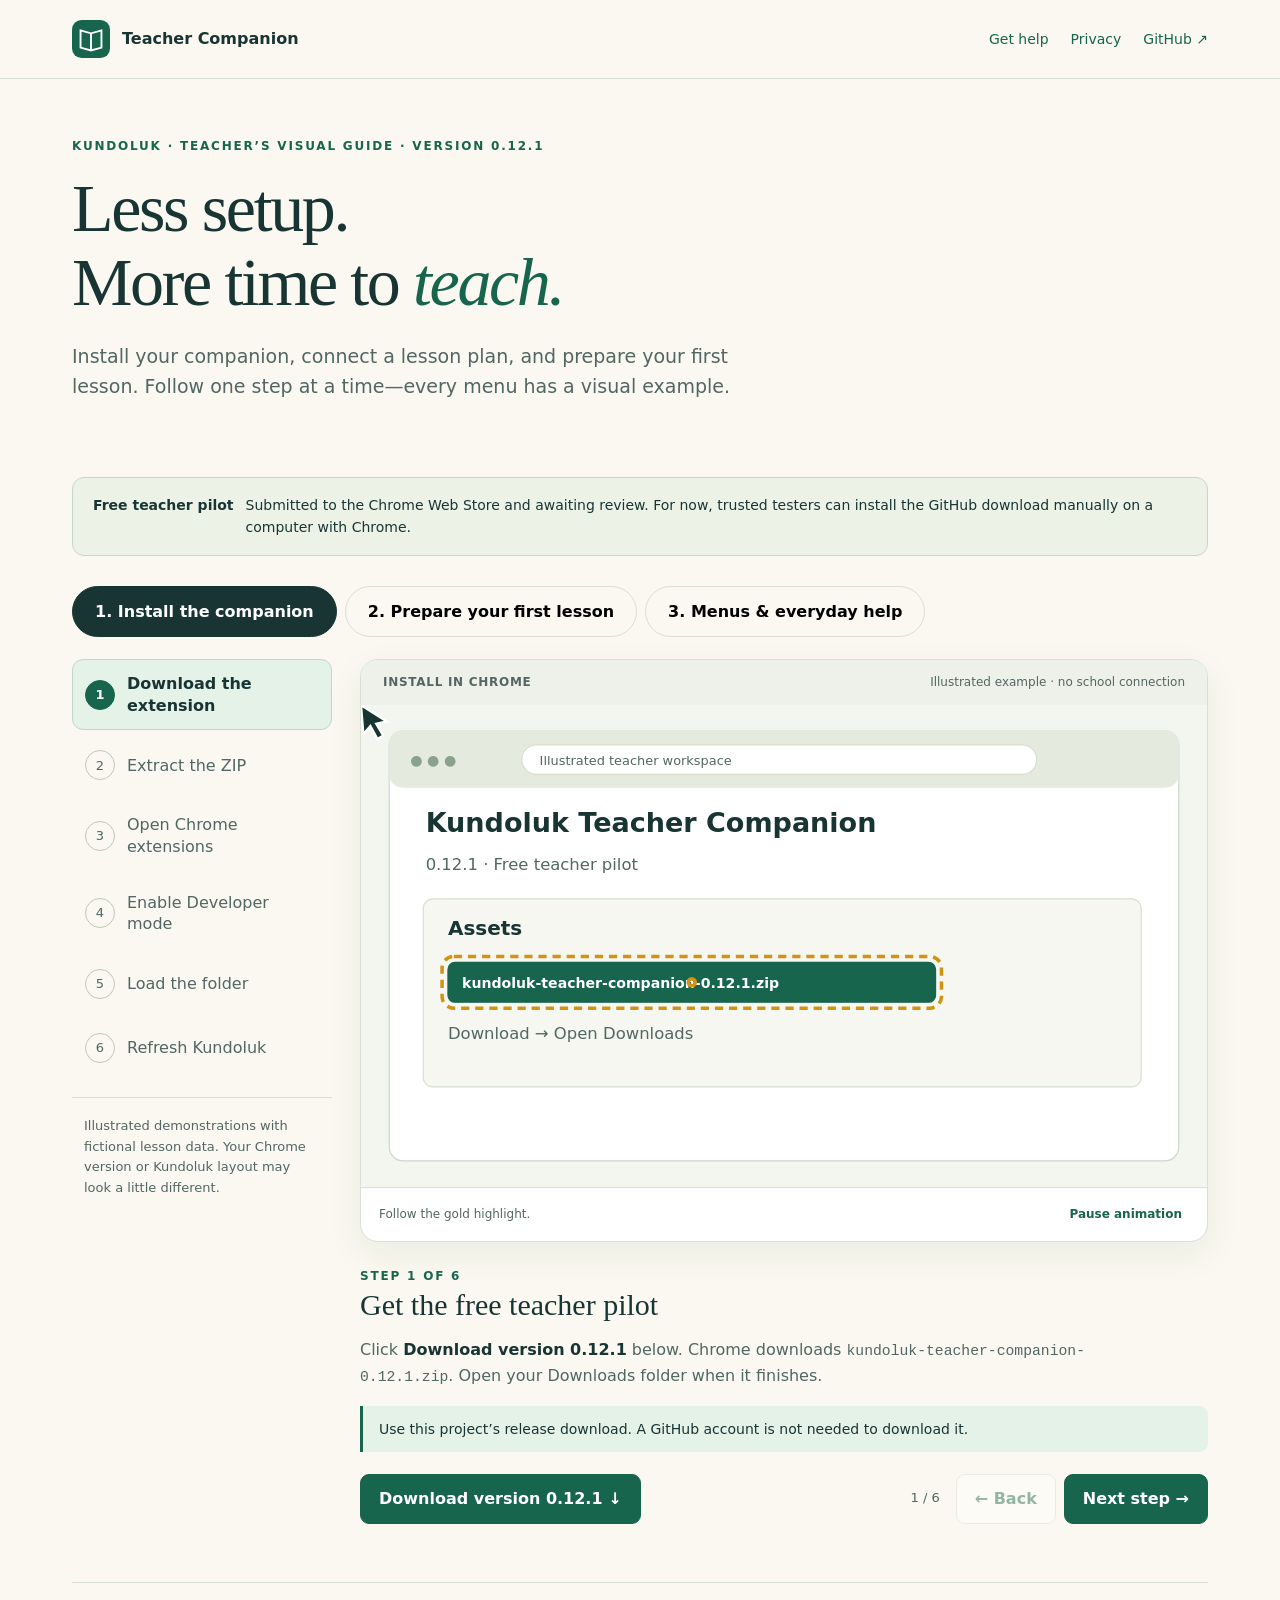
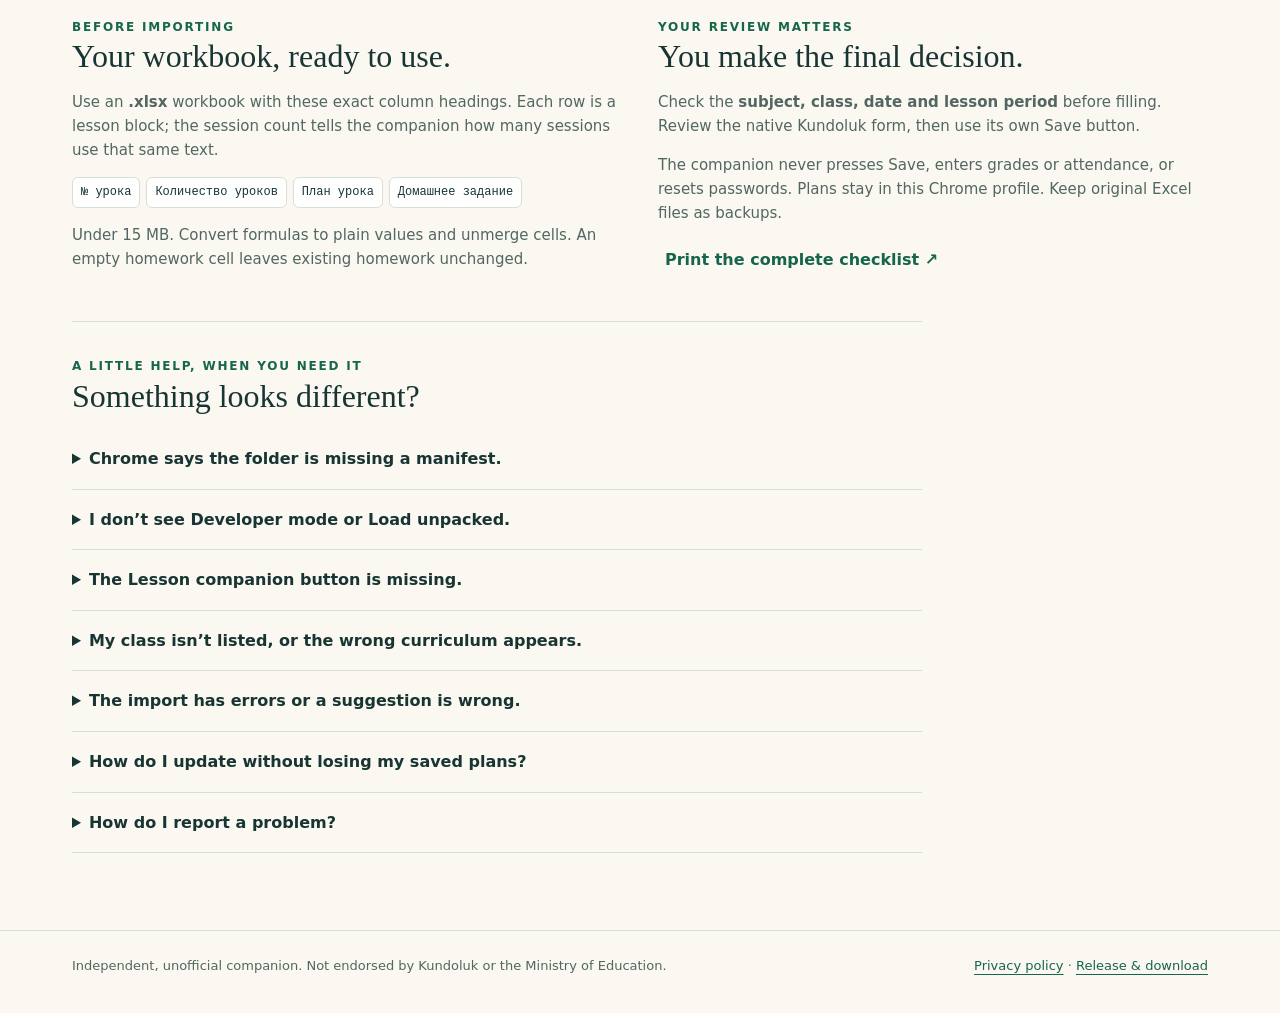
<file: docs/index.html>
<!doctype html>
<html lang="en"><head><meta charset="utf-8"><meta name="viewport" content="width=device-width,initial-scale=1"><title>Teacher’s guide · Kundoluk Teacher Companion</title><meta name="description" content="An animated visual guide to installing Kundoluk Teacher Companion and preparing your first lesson."><link rel="stylesheet" href="guide.css"></head>
<body><a class="skip" href="#guide">Skip to instructions</a>
<header><div class="wrap top"><a class="brand" href="./"><svg viewBox="0 0 40 40" aria-hidden="true"><rect width="40" height="40" rx="10" fill="#17654d"/><path d="M9 11l11 3 11-3v18l-11 3-11-3zM20 14v18" stroke="white" stroke-width="2" fill="none"/></svg>Teacher Companion</a><nav aria-label="Main navigation"><a href="#help">Get help</a><a href="privacy-policy.html">Privacy</a><a href="https://github.com/bryantfriend/kundoluk">GitHub ↗</a></nav></div></header>
<main class="wrap"><section class="hero"><div class="eyebrow">Kundoluk · Teacher’s visual guide · Version 0.12.1</div><h1>Less setup.<br>More time to <em>teach.</em></h1><p class="intro">Install your companion, connect a lesson plan, and prepare your first lesson. Follow one step at a time—every menu has a visual example.</p></section>
<div class="status"><b>Free teacher pilot</b><span>Submitted to the Chrome Web Store and awaiting review. For now, trusted testers can install the GitHub download manually on a computer with Chrome.</span></div>
<section id="guide" aria-label="Interactive teacher guide"><div class="tabs" aria-label="Choose a guide"><button data-guide="install" aria-pressed="true">1. Install the companion</button><button data-guide="lesson" aria-pressed="false">2. Prepare your first lesson</button><button data-guide="extras" aria-pressed="false">3. Menus & everyday help</button></div>
<div class="guide"><aside><ol id="steps" class="steps" aria-label="Guide steps"></ol><p class="side-note">Illustrated demonstrations with fictional lesson data. Your Chrome version or Kundoluk layout may look a little different.</p></aside><div><div class="demo" id="demo"><div class="demo-head"><span id="scene-label">Install in Chrome</span><span>Illustrated example · no school connection</span></div><svg id="scene" viewBox="0 0 720 410" role="img" aria-labelledby="scene-title scene-desc"></svg><div class="stage-footer"><span>Follow the gold highlight.</span><button class="text-button" id="motion" aria-pressed="false">Pause animation</button></div></div>
<article class="instruction" aria-live="polite" aria-atomic="true"><div class="eyebrow" id="step-label"></div><h2 id="step-title"></h2><div id="step-copy"></div><div class="callout" id="tip"></div></article>
<div class="actions"><a class="button" id="download" href="https://github.com/bryantfriend/kundoluk/releases/download/v0.12.1/kundoluk-teacher-companion-0.12.1.zip">Download version 0.12.1 ↓</a><button class="button secondary" id="copy-address" hidden>Copy Chrome address</button><div class="pager"><span class="counter" id="counter"></span><button class="button secondary" id="back">← Back</button><button class="button" id="next">Next step →</button></div></div><p id="copy-status" role="status"></p></div></div></section>
<section class="resources"><div class="resource-grid"><div><div class="eyebrow">Before importing</div><h2>Your workbook, ready to use.</h2><p>Use an <strong>.xlsx</strong> workbook with these exact column headings. Each row is a lesson block; the session count tells the companion how many sessions use that same text.</p><div class="headers"><code>№ урока</code><code>Количество уроков</code><code>План урока</code><code>Домашнее задание</code></div><p>Under 15 MB. Convert formulas to plain values and unmerge cells. An empty homework cell leaves existing homework unchanged.</p></div><div><div class="eyebrow">Your review matters</div><h2>You make the final decision.</h2><p>Check the <strong>subject, class, date and lesson period</strong> before filling. Review the native Kundoluk form, then use its own Save button.</p><p>The companion never presses Save, enters grades or attendance, or resets passwords. Plans stay in this Chrome profile. Keep original Excel files as backups.</p><button class="text-button" id="print">Print the complete checklist ↗</button></div></div></section>
<section class="resources faq" id="help"><div class="eyebrow">A little help, when you need it</div><h2>Something looks different?</h2>
<details><summary>Chrome says the folder is missing a manifest.</summary><p>Extract the ZIP first—you cannot load the ZIP itself. For the <strong>release ZIP linked above</strong>, select the extracted folder that directly contains <code>manifest.json</code>. If you used GitHub’s <strong>Code → Download ZIP</strong> instead, choose the <code>extension</code> folder inside the extracted project.</p></details>
<details><summary>I don’t see Developer mode or Load unpacked.</summary><p>Use desktop Chrome and enter <code>chrome://extensions</code> in its address bar. This guide does not install an extension in mobile Chrome. A school administrator may disable Developer mode or extension installation on managed computers; ask them about approved installation.</p></details>
<details><summary>The Lesson companion button is missing.</summary><p>Open your authorized teacher account at <code>https://kundoluk.edu.gov.kg/mon</code>. Refresh after installation or an update. Check that the extension is enabled in <code>chrome://extensions</code>. Other Kundoluk routes may not be supported.</p></details>
<details><summary>My class isn’t listed, or the wrong curriculum appears.</summary><p>Open <strong>Manage classes → My classes and lesson plans</strong>. Check the school year. Use <strong>Add classes from this screen</strong> on the visible timetable, scan other weeks as needed, or enter exact subject/class names manually. Check the assigned workbook and worksheet. An upload initially assigns the first worksheet.</p></details>
<details><summary>The import has errors or a suggestion is wrong.</summary><p>Review the import notes. Use the supported headers, text cells and whole session counts. Choose the correct lesson and session manually if a suggestion is wrong. Captured schedules must include the complete intended date list; duplicate or missing dates require review. A suggestion does not prove a lesson was taught or saved.</p></details>
<details><summary>How do I update without losing my saved plans?</summary><p>Keep the installed folder in a permanent location. Extract the newer release, replace the files <strong>inside that same installed folder</strong>, click <strong>Reload</strong> on the extension’s Chrome card, then refresh Kundoluk. Avoid removing the extension or clearing its storage; those remove saved plans. Keep original workbooks as backups.</p></details>
<details><summary>How do I report a problem?</summary><p><a href="https://github.com/bryantfriend/kundoluk/issues">Open a GitHub issue</a> with your version and a fictional example. Never post student names, passwords, account identifiers or private workbooks. Blur private details in screenshots.</p></details></section>
<section class="print-guide" id="print-guide" aria-label="Complete printable instructions"></section><noscript><p>This interactive guide needs JavaScript. Follow the <a href="https://github.com/bryantfriend/kundoluk#install-for-trusted-development-testing">written GitHub instructions</a> instead.</p></noscript></main>
<footer><div class="wrap"><span>Independent, unofficial companion. Not endorsed by Kundoluk or the Ministry of Education.</span><span><a href="privacy-policy.html">Privacy policy</a> · <a href="https://github.com/bryantfriend/kundoluk/releases/tag/v0.12.1">Release & download</a></span></div></footer><script src="guide.js"></script></body></html>
</file>
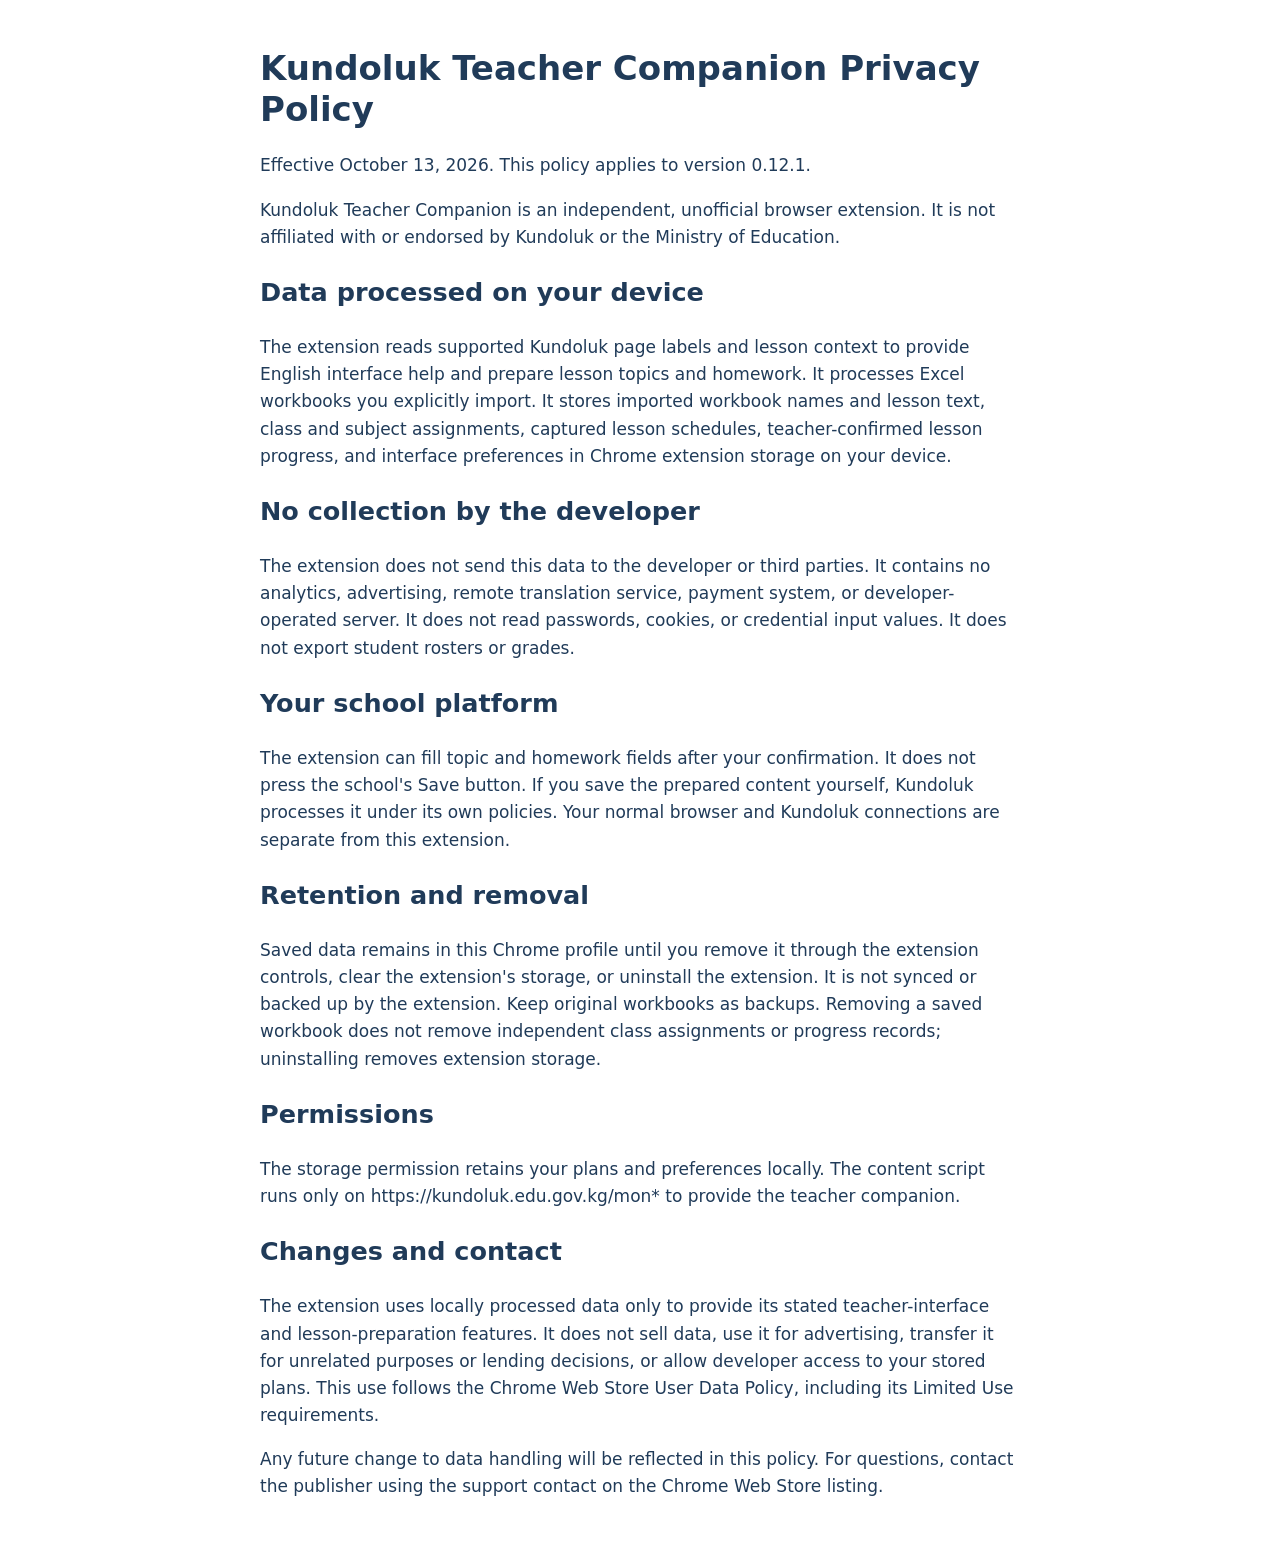
<file: docs/privacy-policy.html>
<!doctype html>
<html lang="en"><meta charset="utf-8"><meta name="viewport" content="width=device-width,initial-scale=1"><title>Kundoluk Teacher Companion — Privacy Policy</title>
<style>body{font:17px/1.6 system-ui;max-width:760px;margin:48px auto;padding:0 24px;color:#203b59}h1{line-height:1.2}</style>
<h1>Kundoluk Teacher Companion Privacy Policy</h1>
<p>Effective October 13, 2026. This policy applies to version 0.12.1.</p>
<p>Kundoluk Teacher Companion is an independent, unofficial browser extension. It is not affiliated with or endorsed by Kundoluk or the Ministry of Education.</p>
<h2>Data processed on your device</h2>
<p>The extension reads supported Kundoluk page labels and lesson context to provide English interface help and prepare lesson topics and homework. It processes Excel workbooks you explicitly import. It stores imported workbook names and lesson text, class and subject assignments, captured lesson schedules, teacher-confirmed lesson progress, and interface preferences in Chrome extension storage on your device.</p>
<h2>No collection by the developer</h2>
<p>The extension does not send this data to the developer or third parties. It contains no analytics, advertising, remote translation service, payment system, or developer-operated server. It does not read passwords, cookies, or credential input values. It does not export student rosters or grades.</p>
<h2>Your school platform</h2>
<p>The extension can fill topic and homework fields after your confirmation. It does not press the school's Save button. If you save the prepared content yourself, Kundoluk processes it under its own policies. Your normal browser and Kundoluk connections are separate from this extension.</p>
<h2>Retention and removal</h2>
<p>Saved data remains in this Chrome profile until you remove it through the extension controls, clear the extension's storage, or uninstall the extension. It is not synced or backed up by the extension. Keep original workbooks as backups. Removing a saved workbook does not remove independent class assignments or progress records; uninstalling removes extension storage.</p>
<h2>Permissions</h2>
<p>The storage permission retains your plans and preferences locally. The content script runs only on https://kundoluk.edu.gov.kg/mon* to provide the teacher companion.</p>
<h2>Changes and contact</h2>
<p>The extension uses locally processed data only to provide its stated teacher-interface and lesson-preparation features. It does not sell data, use it for advertising, transfer it for unrelated purposes or lending decisions, or allow developer access to your stored plans. This use follows the Chrome Web Store User Data Policy, including its Limited Use requirements.</p>
<p>Any future change to data handling will be reflected in this policy. For questions, contact the publisher using the support contact on the Chrome Web Store listing.</p>
</html>
</file>
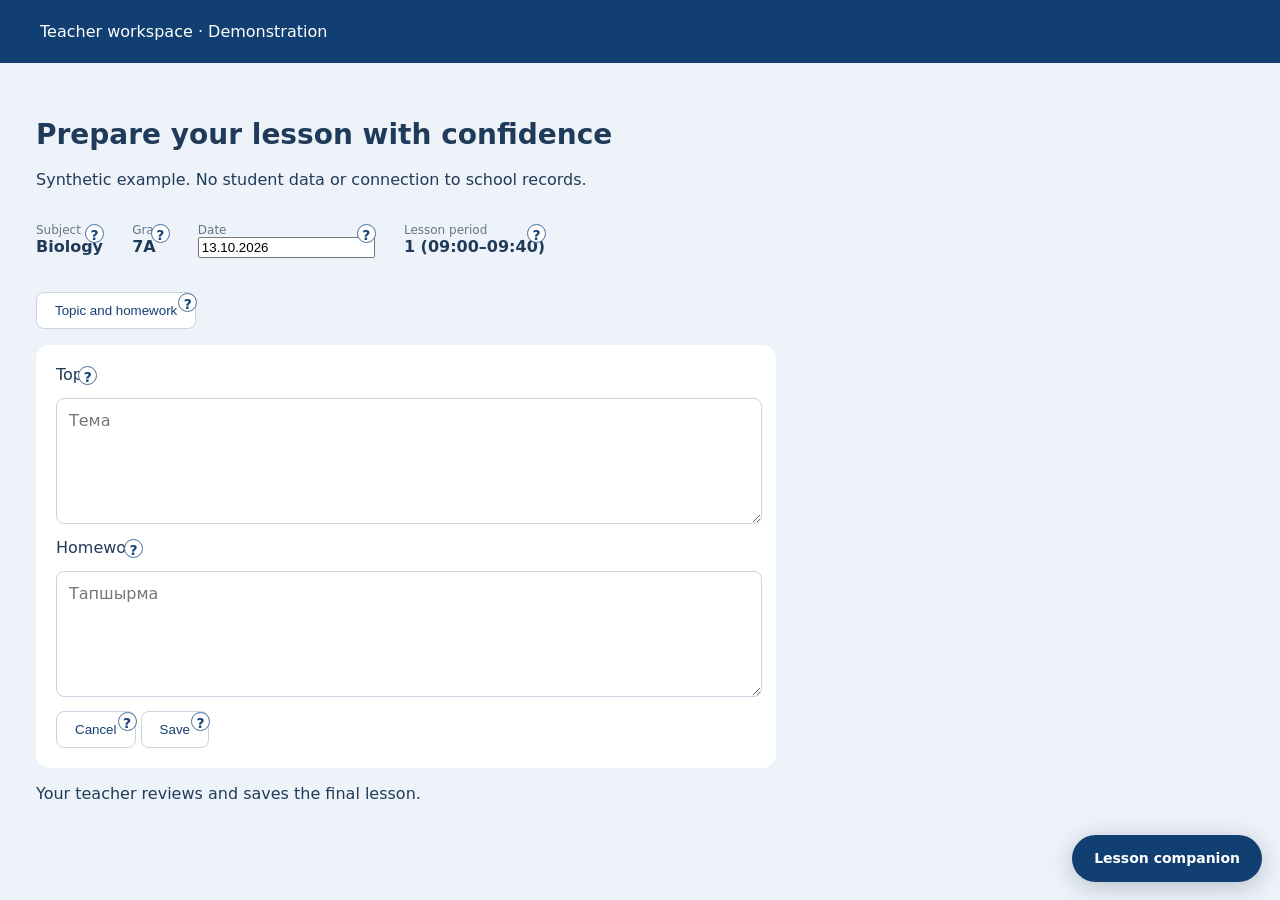
<file: release/demo.html>
<!doctype html><html lang="en"><meta charset="utf-8"><title>Teacher companion demonstration</title>
<style>body{margin:0;background:#eef3f9;color:#203b59;font:16px system-ui}nav{background:#123f71;color:white;padding:22px 40px}main{padding:36px;width:740px}.info-item{display:inline-block;margin:18px 24px 18px 0}.info-label{font-size:12px;color:#64758a}.info-value{font-weight:600}button{padding:10px 18px;border:1px solid #c8d4e2;border-radius:8px;background:white;color:#123f71}textarea{display:block;width:680px;height:100px;margin:14px 0;padding:12px;font:16px system-ui;border:1px solid #c8d4e2;border-radius:8px}.modal{padding:20px;background:white;border-radius:14px}h1{font-size:28px}[hidden]{display:none!important}</style>
<nav>Teacher workspace · Demonstration</nav><main><h1>Prepare your lesson with confidence</h1><p>Synthetic example. No student data or connection to school records.</p>
<div class="info-item"><div class="info-label">Предмет</div><div class="info-value">Biology</div></div>
<div class="info-item"><div class="info-label">Класс</div><div class="info-value">7A</div></div>
<div class="info-item"><div class="info-label">Күнү</div><input role="combobox" value="13.10.2026"></div>
<div class="info-item"><div class="info-label">Сабак</div><div class="info-value">1 (09:00–09:40)</div></div>
<p><button id="open">Тема жана Тапшырма</button></p><div id="modal" class="modal"><label>Тема</label><textarea placeholder="Тема"></textarea><label>Тапшырма</label><textarea placeholder="Тапшырма"></textarea><button id="cancel">Жокко чыгаруу</button> <button id="save">Сактоо</button></div><p>Your teacher reviews and saves the final lesson.</p></main>
<script>
const values={'lessonPlan:demo':{id:'lessonPlan:demo',name:'Example biology plan.xlsx',book:{version:1,sheets:[{name:'Biology',lessons:[{row:2,number:'1',sessions:2,lesson:'Cells and their structures\nIdentify the nucleus, cytoplasm and cell membrane.',homework:'Draw and label a plant cell.'}]}]}}};
values['classPlan:'+JSON.stringify(['Biology','7A',2026])]={book:'lessonPlan:demo',sheet:0};
values.companionWindow={width:360,height:680,x:902,y:100};
const listeners=[];globalThis.chrome={storage:{local:{get:async()=>({...values}),set:async v=>{Object.assign(values,v);listeners.forEach(f=>f(Object.fromEntries(Object.entries(v).map(([k,newValue])=>[k,{newValue}])),'local'));},remove:async keys=>{for(const k of [].concat(keys))delete values[k];}},onChanged:{addListener:f=>listeners.push(f)}}};
document.getElementById('open').onclick=()=>document.getElementById('modal').hidden=false;
document.getElementById('cancel').onclick=()=>document.getElementById('modal').hidden=true;
document.getElementById('save').onclick=()=>alert('Demonstration only. No school records saved.');
</script><script src="../extension/vendor/jszip.min.js"></script>
<script src="../extension/workbook.js"></script>
<script src="../extension/adapter.js"></script>
<script src="../extension/student-access.js"></script>
<script src="../extension/library.js"></script>
<script src="../extension/event-boundary.js"></script>
<script src="../extension/panel.js"></script>
<script src="../extension/progress.js"></script>
<script src="../extension/progress-panel.js"></script>
<script src="../extension/class-scan.js"></script>
<script src="../extension/classes.js"></script>
<script src="../extension/ui-labels.js"></script>
<script src="../extension/english.js"></script>
<script src="../extension/context-help.js"></script>
<script src="../extension/lesson-focus.js"></script>
<script src="../extension/window.js"></script></html>
</file>
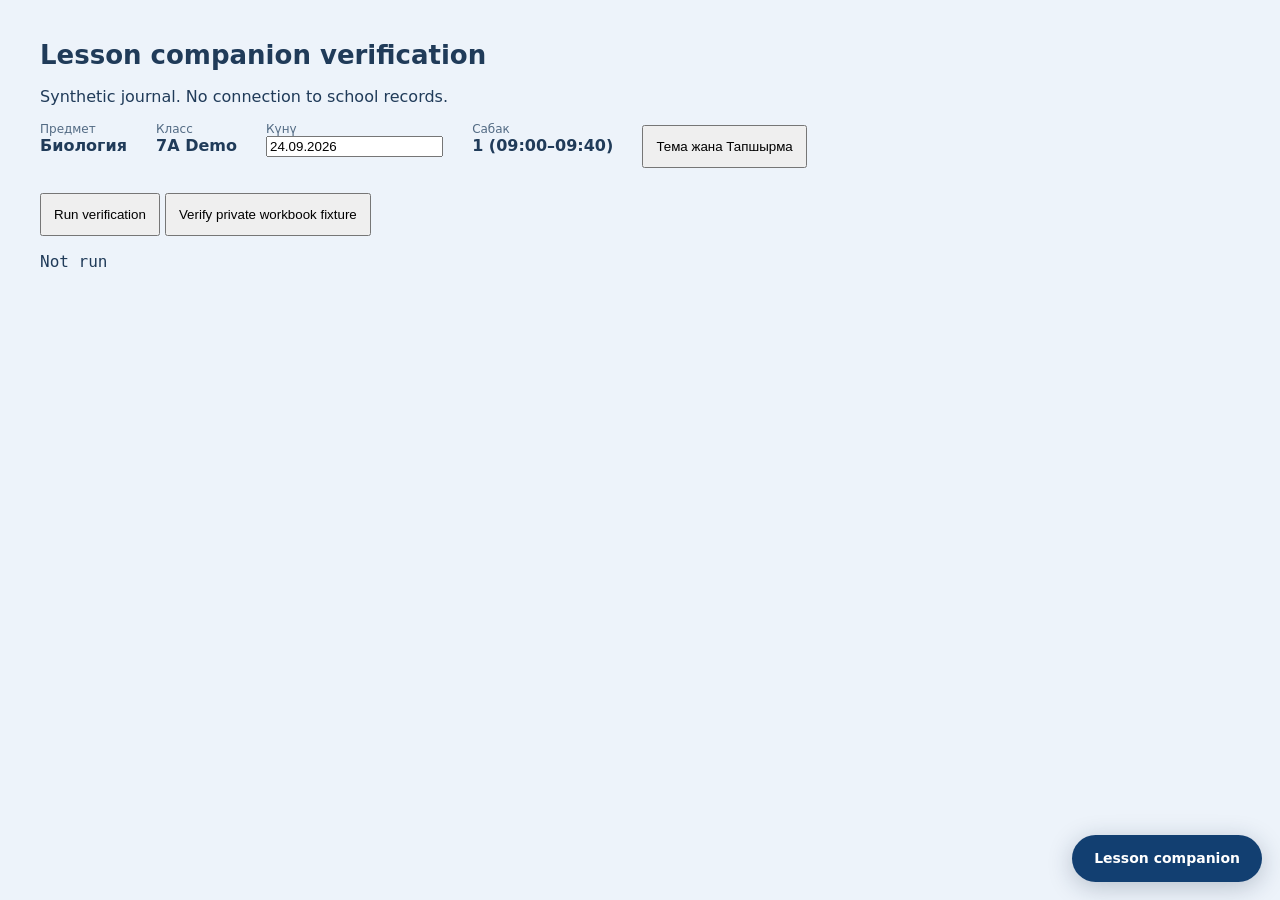
<file: tests/harness.html>
<!doctype html><html lang="en"><meta charset="utf-8"><title>Companion verification</title>
<style>body{font:16px system-ui;margin:40px;max-width:780px;background:#edf3fa;color:#203b59}.info-item{display:inline-block;margin:0 24px 20px 0}.info-label{font-size:12px;color:#526a83}.info-value{font-weight:600}button{padding:12px}textarea{display:block;width:680px;height:130px;margin:12px 0}.modal{padding:20px;background:white;border:1px solid #ccc}[hidden]{display:none!important}#results{white-space:pre-wrap}h1{font-size:26px}</style>
<h1>Lesson companion verification</h1><p>Synthetic journal. No connection to school records.</p>
<div class="info-item"><div class="info-label">Предмет</div><div class="info-value">Биология</div></div>
<div class="info-item"><div class="info-label">Класс</div><div class="info-value">7A Demo</div></div>
<div class="info-item"><div class="info-label">Күнү</div><input role="combobox" value="24.09.2026"></div>
<div class="info-item"><div class="info-label">Сабак</div><div class="info-value">1 (09:00–09:40)</div></div>
<button id="open">Тема жана Тапшырма</button><div id="modal" class="modal" hidden><textarea placeholder="Тема"></textarea><textarea placeholder="Тапшырма"></textarea><button id="cancel">Жокко чыгаруу</button><button id="save">Сактоо</button></div>
<p><button id="run">Run verification</button> <button id="source-test">Verify private workbook fixture</button></p><pre id="results">Not run</pre><pre id="source-results"></pre>
<script src="../extension/vendor/jszip.min.js"></script><script src="../extension/workbook.js"></script><script src="../extension/adapter.js"></script><script src="../extension/student-access.js"></script><script src="../extension/library.js"></script><script src="../extension/event-boundary.js"></script><script src="../extension/panel.js"></script><script src="harness.js"></script>
</html>
</file>
<file: docs/guide.css>
:root{--ink:#183534;--muted:#526763;--green:#17654d;--mint:#e5f2e8;--cream:#faf8f0;--line:#d8dfd4}*{box-sizing:border-box}html{scroll-behavior:smooth}body{margin:0;background:var(--cream);color:var(--ink);font:16px/1.6 system-ui,-apple-system,"Segoe UI",sans-serif}a{color:var(--green);text-underline-offset:4px}button,a{touch-action:manipulation}button{font:inherit;cursor:pointer}button:disabled{opacity:.45;cursor:default}:focus-visible{outline:3px solid #ba8200;outline-offset:4px}[hidden]{display:none!important}.wrap{max-width:1200px;padding:0 32px;margin:auto}.skip{position:absolute;left:16px;top:-70px;background:white;padding:10px;z-index:10}.skip:focus{top:12px}header{border-bottom:1px solid var(--line)}.top{display:flex;align-items:center;justify-content:space-between;gap:24px;padding-top:20px;padding-bottom:20px}.brand{display:flex;align-items:center;gap:12px;font-weight:750;text-decoration:none;color:var(--ink)}.brand svg{width:38px;height:38px}.top nav{display:flex;gap:22px;font-size:14px}.top nav a{text-decoration:none}.hero{padding:58px 0 34px;max-width:870px}.eyebrow{font-size:12px;text-transform:uppercase;letter-spacing:.15em;font-weight:750;color:var(--green)}h1{font:normal clamp(38px,5.8vw,68px)/1.08 Georgia,serif;letter-spacing:-.035em;margin:16px 0 22px}h1 em{color:var(--green)}.intro{font-size:19px;max-width:660px;color:var(--muted)}.status{display:flex;align-items:flex-start;gap:12px;padding:16px 20px;border:1px solid #c8d6c9;border-radius:12px;background:#edf2e7;font-size:14px;margin:22px 0 30px}.status b{white-space:nowrap}.tabs{display:flex;gap:8px;flex-wrap:wrap;margin:0 0 22px}.tabs button{padding:12px 22px;border:1px solid var(--line);border-radius:30px;background:transparent;font-weight:650}.tabs button[aria-pressed=true]{background:var(--ink);color:white;border-color:var(--ink)}.guide{display:grid;grid-template-columns:260px minmax(0,1fr);gap:28px;padding-bottom:45px}.steps{list-style:none;padding:0;margin:0}.steps li{margin-bottom:6px}.steps button{width:100%;text-align:left;display:flex;align-items:center;gap:12px;padding:13px 12px;border:1px solid transparent;border-radius:11px;background:transparent;line-height:1.35;color:var(--muted)}.steps button[aria-current=step]{background:var(--mint);border-color:#c0d7c8;color:var(--ink);font-weight:700}.number{border:1px solid #bdc9bb;border-radius:50%;min-width:30px;height:30px;display:grid;place-items:center;font-size:13px}.steps button[aria-current=step] .number{background:var(--green);border-color:var(--green);color:white}.side-note{font-size:13px;color:var(--muted);padding:18px 12px;border-top:1px solid var(--line);margin-top:20px}.demo{background:#fff;border:1px solid var(--line);border-radius:18px;overflow:hidden;box-shadow:0 12px 36px #203b2410}.demo-head{padding:13px 22px;background:#eef1e9;display:flex;justify-content:space-between;align-items:center;font-size:12px;color:var(--muted);gap:15px}.demo-head span:first-child{font-weight:700;text-transform:uppercase;letter-spacing:.06em}.demo svg{display:block;width:100%;height:auto;aspect-ratio:720/410;background:#f3f5ef}.demo svg text{font-family:system-ui,"Segoe UI",sans-serif}.stage-footer{border-top:1px solid var(--line);padding:10px 18px;display:flex;justify-content:space-between;align-items:center;gap:12px;font-size:12px;color:var(--muted)}.text-button{border:0;background:none;padding:7px;color:var(--green);font-weight:650}.instruction{padding:25px 0 0}h2{font:normal 30px/1.2 Georgia,serif;margin:0 0 14px}.instruction p{margin:10px 0;color:var(--muted);max-width:730px}.instruction strong{color:var(--ink)}.callout{border-left:3px solid var(--green);background:var(--mint);padding:12px 16px;border-radius:0 9px 9px 0;margin-top:16px;font-size:14px}.actions{display:flex;align-items:center;flex-wrap:wrap;gap:10px;margin-top:22px}.button{display:inline-block;text-decoration:none;border:1px solid var(--green);background:var(--green);color:white;padding:11px 18px;border-radius:9px;font-weight:650}.button.secondary{background:white;color:var(--green);border-color:var(--line)}.pager{display:flex;gap:8px;margin-left:auto}.counter{font-size:13px;color:var(--muted);align-self:center;margin-right:8px}#copy-status{font-size:13px;color:var(--green)}.resources{padding:35px 0;border-top:1px solid var(--line)}.resources h2{font-size:32px}.resource-grid{display:grid;grid-template-columns:1fr 1fr;gap:36px}.resource-grid p{color:var(--muted);font-size:15px}.headers{display:flex;gap:6px;flex-wrap:wrap}.headers code{font-size:12px;background:white;border:1px solid var(--line);padding:5px 8px;border-radius:6px}.faq{max-width:850px}.faq details{border-bottom:1px solid var(--line);padding:17px 0}.faq summary{font-weight:650;cursor:pointer}.faq details p{color:var(--muted);font-size:15px}code{font-family:ui-monospace,Consolas,monospace;font-size:.92em;overflow-wrap:anywhere}footer{border-top:1px solid var(--line);margin-top:42px;padding:25px 0 38px;color:var(--muted);font-size:13px}footer .wrap{display:flex;justify-content:space-between;gap:24px}.halo{fill:none;stroke:#d29314;stroke-width:3;stroke-dasharray:7 5;animation:halo 2s ease-in-out infinite}.pointer{animation:pointer 3.4s ease-in-out infinite;transform-origin:0 0}.click-ring{fill:none;stroke:#d29314;stroke-width:3;animation:ring 3.4s ease-out infinite}.paused .halo,.paused .pointer,.paused .click-ring{animation:none}.paused .pointer{transform:translate(var(--tx),var(--ty))}.paused .click-ring{opacity:0}.print-guide{display:none}@keyframes halo{50%{stroke-opacity:.35}}@keyframes pointer{0%,15%{transform:translate(calc(var(--tx) + 90px),calc(var(--ty) + 45px));opacity:0}35%,78%{transform:translate(var(--tx),var(--ty));opacity:1}100%{transform:translate(var(--tx),var(--ty));opacity:0}}@keyframes ring{0%,45%{opacity:0;r:3}50%{opacity:1;r:3}78%,100%{opacity:0;r:22}}
@media(prefers-reduced-motion:reduce){html{scroll-behavior:auto}.halo,.pointer,.click-ring{animation:none}.pointer{transform:translate(var(--tx),var(--ty))}.click-ring{opacity:0}}
@media(max-width:820px){.wrap{padding:0 20px}.guide{grid-template-columns:1fr;gap:16px}.steps{display:flex;overflow:auto;gap:5px;padding-bottom:8px}.steps li{flex:0 0 auto}.steps button{width:auto;max-width:180px;padding:10px}.side-note{display:none}.hero{padding:35px 0 20px}.top nav{gap:14px}.top .brand{font-size:14px}.demo-head{padding:12px}.resource-grid{grid-template-columns:1fr;gap:18px}.intro{font-size:17px}.instruction h2{font-size:27px}.pager{margin-left:0}.actions{align-items:flex-start}.status{flex-direction:column;gap:3px}footer .wrap{flex-direction:column}.demo-head span:last-child{display:none}}
.guide>*{min-width:0}
@media(max-width:550px){.top{flex-direction:column;align-items:flex-start;gap:13px}.top nav{font-size:13px}.top .brand{font-size:16px}}
@media print{header,.tabs,.guide,.status,.faq,.actions,footer{display:none}.hero{padding:0}h1{font-size:32px}.print-guide{display:block}.print-guide li{break-inside:avoid;margin:18px 0}.print-guide h3{margin-bottom:5px}.wrap{max-width:none;padding:0}.resources{break-inside:avoid}}
</file>
